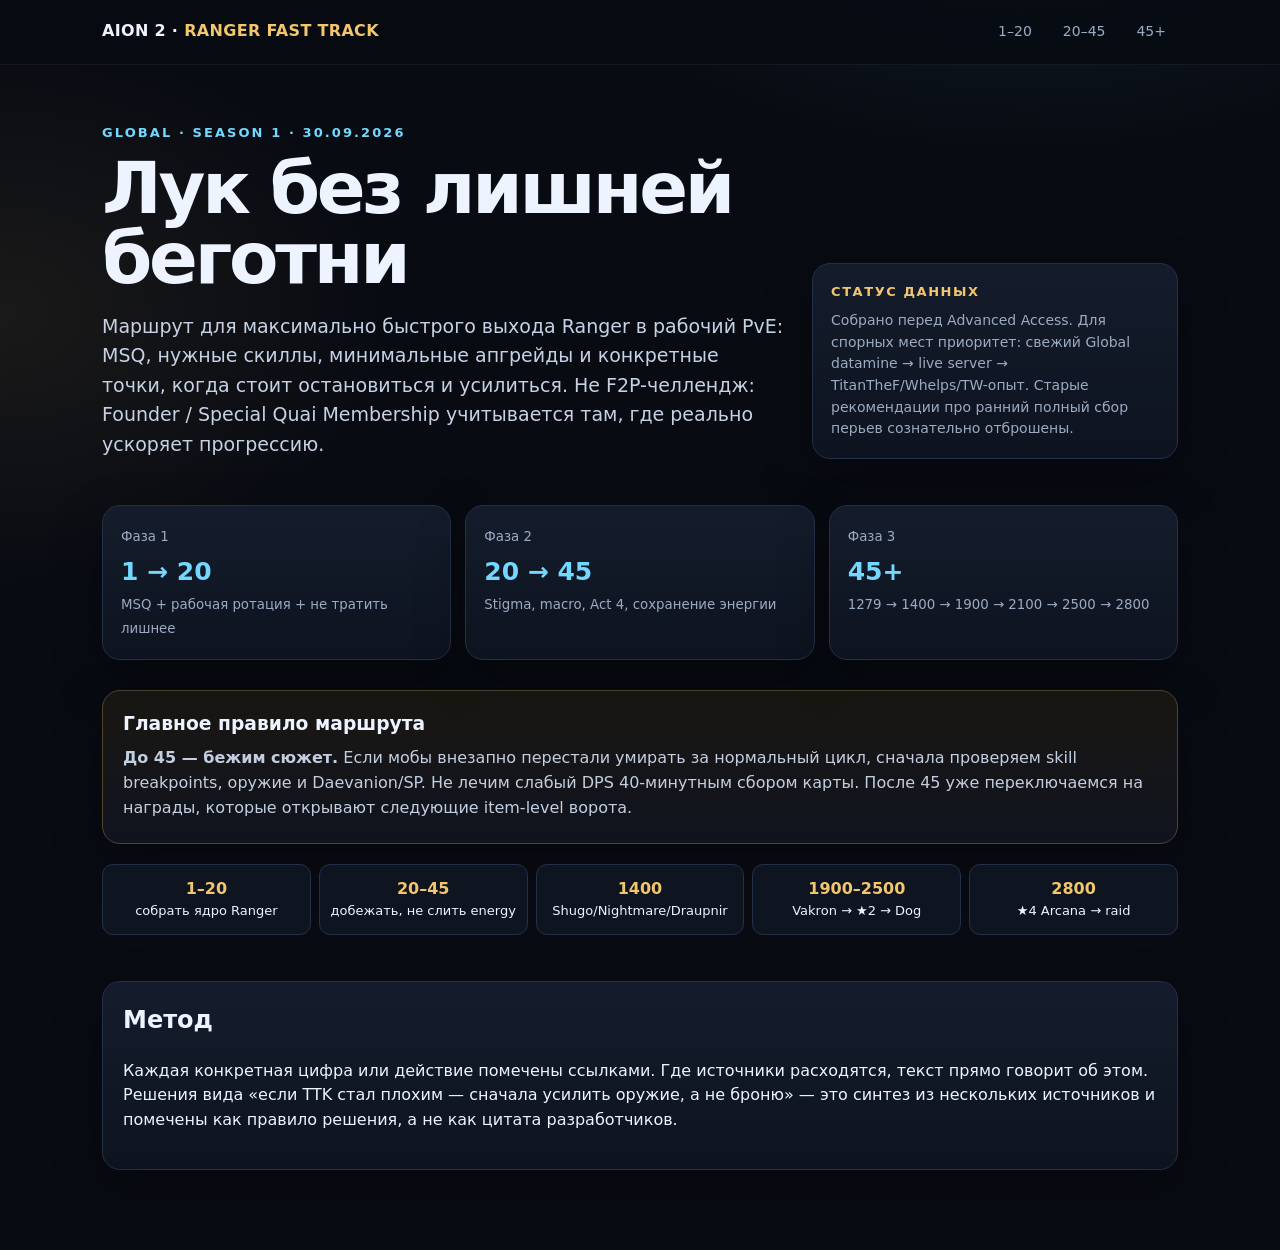
<file: ranger-guide-site/index.html>
<!doctype html><html lang="ru"><head><meta charset="utf-8"><meta name="viewport" content="width=device-width,initial-scale=1"><title>AION 2 Ranger — быстрый старт Global</title><link rel="stylesheet" href="styles.css"></head>
<body data-page="home"><div class="topbar"><div class="topbar-inner"><div class="brand">AION 2 · <b>RANGER FAST TRACK</b></div><nav class="nav"><a href="1-20.html">1–20</a><a href="20-45.html">20–45</a><a href="45-plus.html">45+</a></nav></div></div>
<main class="shell">
<section class="hero"><div><div class="eyebrow">Global · Season 1 · 30.09.2026</div><h1>Лук без лишней беготни</h1><p class="lead">Маршрут для максимально быстрого выхода Ranger в рабочий PvE: MSQ, нужные скиллы, минимальные апгрейды и конкретные точки, когда стоит остановиться и усилиться. Не F2P-челлендж: Founder / Special Quai Membership учитывается там, где реально ускоряет прогрессию.</p></div><aside class="status-card"><strong>Статус данных</strong><p>Собрано перед Advanced Access. Для спорных мест приоритет: свежий Global datamine → live server → TitanTheF/Whelps/TW-опыт. Старые рекомендации про ранний полный сбор перьев сознательно отброшены.</p></aside></section>
<div class="summary-grid"><div class="summary-card"><small>Фаза 1</small><b><a href="1-20.html">1 → 20</a></b><small>MSQ + рабочая ротация + не тратить лишнее</small></div><div class="summary-card"><small>Фаза 2</small><b><a href="20-45.html">20 → 45</a></b><small>Stigma, macro, Act 4, сохранение энергии</small></div><div class="summary-card"><small>Фаза 3</small><b><a href="45-plus.html">45+</a></b><small>1279 → 1400 → 1900 → 2100 → 2500 → 2800</small></div></div>
<div class="callout gold"><h3>Главное правило маршрута</h3><p><b>До 45 — бежим сюжет.</b> Если мобы внезапно перестали умирать за нормальный цикл, сначала проверяем skill breakpoints, оружие и Daevanion/SP. Не лечим слабый DPS 40-минутным сбором карты. После 45 уже переключаемся на награды, которые открывают следующие item-level ворота.</p></div>
<div class="route"><div><b>1–20</b>собрать ядро Ranger</div><div><b>20–45</b>добежать, не слить energy</div><div><b>1400</b>Shugo/Nightmare/Draupnir</div><div><b>1900–2500</b>Vakron → ★2 → Dog</div><div><b>2800</b>★4 Arcana → raid</div></div>
<section class="source-box"><h2>Метод</h2><p>Каждая конкретная цифра или действие помечены ссылками. Где источники расходятся, текст прямо говорит об этом. Решения вида «если TTK стал плохим — сначала усилить оружие, а не броню» — это синтез из нескольких источников и помечены как правило решения, а не как цитата разработчиков.</p></section>
</main><script src="app.js"></script></body></html>
</file>
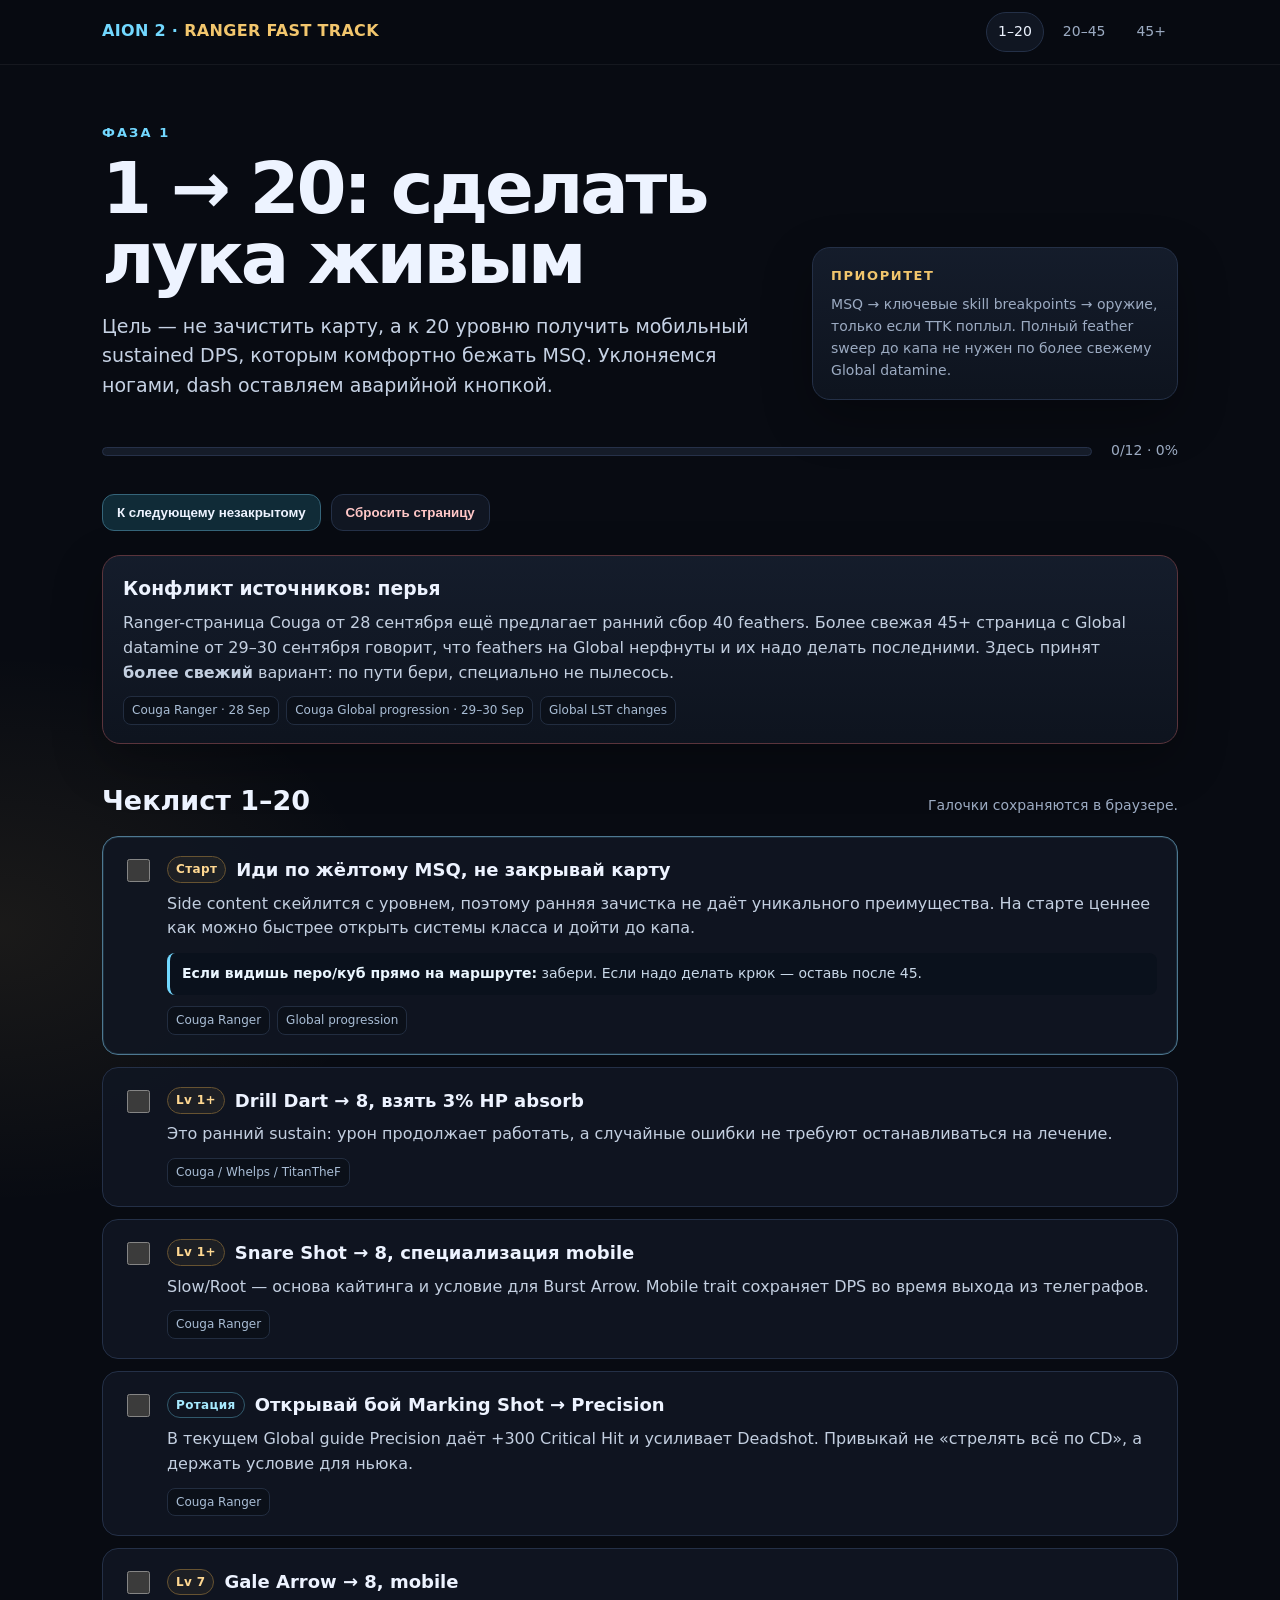
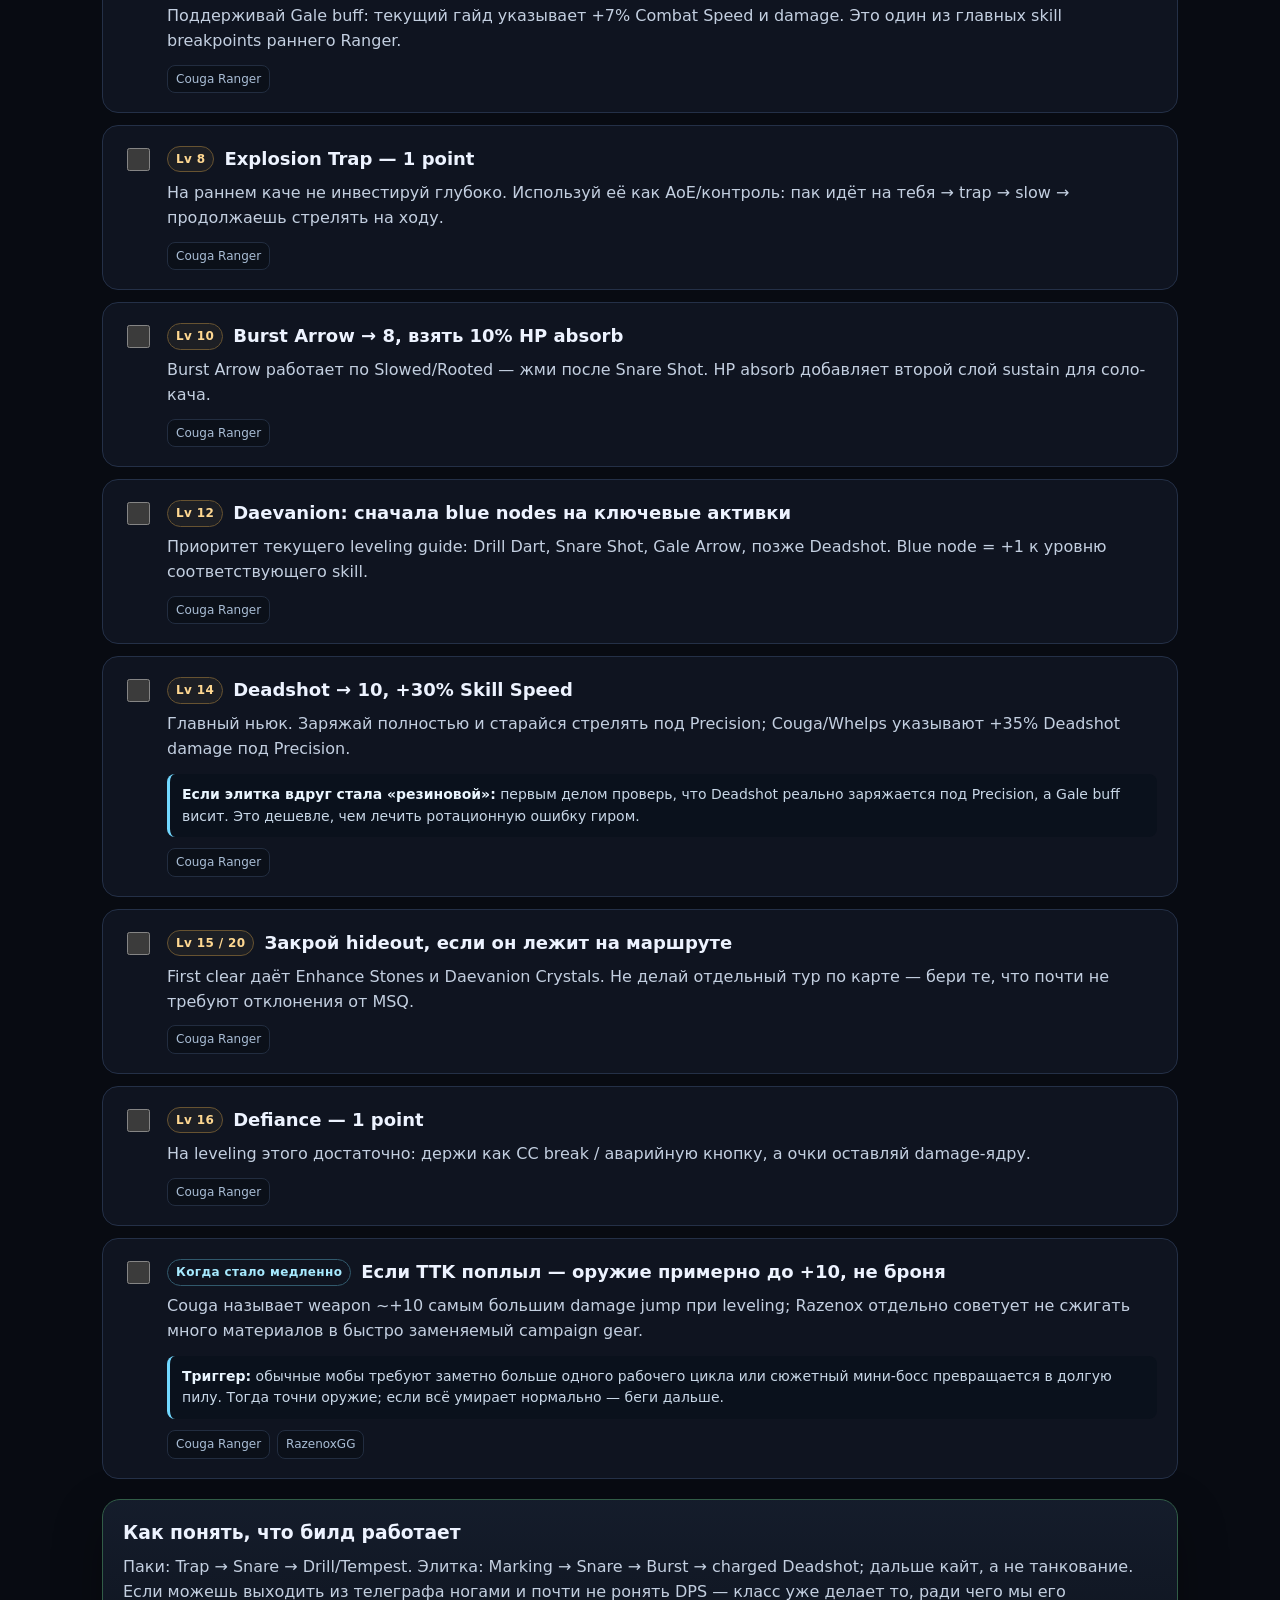
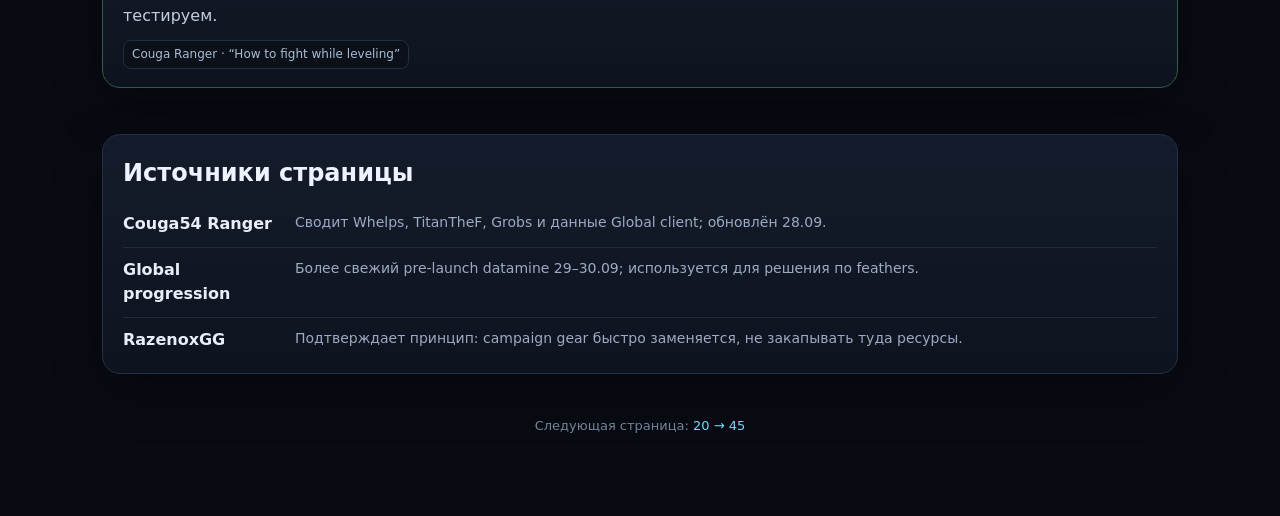
<file: ranger-guide-site/1-20.html>
<!doctype html><html lang="ru"><head><meta charset="utf-8"><meta name="viewport" content="width=device-width,initial-scale=1"><title>Ranger 1–20 — AION 2 Global</title><link rel="stylesheet" href="styles.css"></head>
<body data-page="1-20"><div class="topbar"><div class="topbar-inner"><div class="brand"><a href="index.html">AION 2 · <b>RANGER FAST TRACK</b></a></div><nav class="nav"><a class="active" href="1-20.html">1–20</a><a href="20-45.html">20–45</a><a href="45-plus.html">45+</a></nav></div></div>
<main class="shell"><section class="hero"><div><div class="eyebrow">Фаза 1</div><h1>1 → 20: сделать лука живым</h1><p class="lead">Цель — не зачистить карту, а к 20 уровню получить мобильный sustained DPS, которым комфортно бежать MSQ. Уклоняемся ногами, dash оставляем аварийной кнопкой.</p></div><aside class="status-card"><strong>Приоритет</strong><p>MSQ → ключевые skill breakpoints → оружие, только если TTK поплыл. Полный feather sweep до капа не нужен по более свежему Global datamine.</p></aside></section>
<div class="progress-wrap"><div class="progress"><span data-progress-bar></span></div><div class="progress-label" data-progress-label></div></div><div class="toolbar"><button class="btn primary" data-next>К следующему незакрытому</button><button class="btn danger" data-reset>Сбросить страницу</button></div>
<div class="callout red"><h3>Конфликт источников: перья</h3><p>Ranger-страница Couga от 28 сентября ещё предлагает ранний сбор 40 feathers. Более свежая 45+ страница с Global datamine от 29–30 сентября говорит, что feathers на Global нерфнуты и их надо делать последними. Здесь принят <b>более свежий</b> вариант: по пути бери, специально не пылесось.</p><div class="sources"><a class="src" href="https://couga54.github.io/aion2-guides/en/ranger/" target="_blank" rel="noopener noreferrer">Couga Ranger · 28 Sep</a><a class="src" href="https://couga54.github.io/aion2-guides/en/progression/" target="_blank" rel="noopener noreferrer">Couga Global progression · 29–30 Sep</a><a class="src" href="https://note.com/jkun_web/n/nd9a113e17735?hl=en" target="_blank" rel="noopener noreferrer">Global LST changes</a></div></div>
<div class="section-title"><h2>Чеклист 1–20</h2><p>Галочки сохраняются в браузере.</p></div>
<div class="task-list">
<article class="task"><input class="check" type="checkbox" data-task="msq-only"><div><div class="task-head"><span class="tag level">Старт</span><h3>Иди по жёлтому MSQ, не закрывай карту</h3></div><p>Side content скейлится с уровнем, поэтому ранняя зачистка не даёт уникального преимущества. На старте ценнее как можно быстрее открыть системы класса и дойти до капа.</p><div class="decision"><b>Если видишь перо/куб прямо на маршруте:</b> забери. Если надо делать крюк — оставь после 45.</div><div class="sources"><a class="src" href="https://couga54.github.io/aion2-guides/en/ranger/" target="_blank" rel="noopener noreferrer">Couga Ranger</a><a class="src" href="https://couga54.github.io/aion2-guides/en/progression/" target="_blank" rel="noopener noreferrer">Global progression</a></div></div></article>
<article class="task"><input class="check" type="checkbox" data-task="drill-8"><div><div class="task-head"><span class="tag level">Lv 1+</span><h3>Drill Dart → 8, взять 3% HP absorb</h3></div><p>Это ранний sustain: урон продолжает работать, а случайные ошибки не требуют останавливаться на лечение.</p><div class="sources"><a class="src" href="https://couga54.github.io/aion2-guides/en/ranger/" target="_blank" rel="noopener noreferrer">Couga / Whelps / TitanTheF</a></div></div></article>
<article class="task"><input class="check" type="checkbox" data-task="snare-8"><div><div class="task-head"><span class="tag level">Lv 1+</span><h3>Snare Shot → 8, специализация mobile</h3></div><p>Slow/Root — основа кайтинга и условие для Burst Arrow. Mobile trait сохраняет DPS во время выхода из телеграфов.</p><div class="sources"><a class="src" href="https://couga54.github.io/aion2-guides/en/ranger/" target="_blank" rel="noopener noreferrer">Couga Ranger</a></div></div></article>
<article class="task"><input class="check" type="checkbox" data-task="marking"><div><div class="task-head"><span class="tag power">Ротация</span><h3>Открывай бой Marking Shot → Precision</h3></div><p>В текущем Global guide Precision даёт +300 Critical Hit и усиливает Deadshot. Привыкай не «стрелять всё по CD», а держать условие для ньюка.</p><div class="sources"><a class="src" href="https://couga54.github.io/aion2-guides/en/ranger/" target="_blank" rel="noopener noreferrer">Couga Ranger</a></div></div></article>
<article class="task"><input class="check" type="checkbox" data-task="gale-8"><div><div class="task-head"><span class="tag level">Lv 7</span><h3>Gale Arrow → 8, mobile</h3></div><p>Поддерживай Gale buff: текущий гайд указывает +7% Combat Speed и damage. Это один из главных skill breakpoints раннего Ranger.</p><div class="sources"><a class="src" href="https://couga54.github.io/aion2-guides/en/ranger/" target="_blank" rel="noopener noreferrer">Couga Ranger</a></div></div></article>
<article class="task"><input class="check" type="checkbox" data-task="trap-one"><div><div class="task-head"><span class="tag level">Lv 8</span><h3>Explosion Trap — 1 point</h3></div><p>На раннем качe не инвестируй глубоко. Используй её как AoE/контроль: пак идёт на тебя → trap → slow → продолжаешь стрелять на ходу.</p><div class="sources"><a class="src" href="https://couga54.github.io/aion2-guides/en/ranger/" target="_blank" rel="noopener noreferrer">Couga Ranger</a></div></div></article>
<article class="task"><input class="check" type="checkbox" data-task="burst-8"><div><div class="task-head"><span class="tag level">Lv 10</span><h3>Burst Arrow → 8, взять 10% HP absorb</h3></div><p>Burst Arrow работает по Slowed/Rooted — жми после Snare Shot. HP absorb добавляет второй слой sustain для соло-кача.</p><div class="sources"><a class="src" href="https://couga54.github.io/aion2-guides/en/ranger/" target="_blank" rel="noopener noreferrer">Couga Ranger</a></div></div></article>
<article class="task"><input class="check" type="checkbox" data-task="daevanion-12"><div><div class="task-head"><span class="tag level">Lv 12</span><h3>Daevanion: сначала blue nodes на ключевые активки</h3></div><p>Приоритет текущего leveling guide: Drill Dart, Snare Shot, Gale Arrow, позже Deadshot. Blue node = +1 к уровню соответствующего skill.</p><div class="sources"><a class="src" href="https://couga54.github.io/aion2-guides/en/ranger/" target="_blank" rel="noopener noreferrer">Couga Ranger</a></div></div></article>
<article class="task"><input class="check" type="checkbox" data-task="deadshot"><div><div class="task-head"><span class="tag level">Lv 14</span><h3>Deadshot → 10, +30% Skill Speed</h3></div><p>Главный ньюк. Заряжай полностью и старайся стрелять под Precision; Couga/Whelps указывают +35% Deadshot damage под Precision.</p><div class="decision"><b>Если элитка вдруг стала «резиновой»:</b> первым делом проверь, что Deadshot реально заряжается под Precision, а Gale buff висит. Это дешевле, чем лечить ротационную ошибку гиром.</div><div class="sources"><a class="src" href="https://couga54.github.io/aion2-guides/en/ranger/" target="_blank" rel="noopener noreferrer">Couga Ranger</a></div></div></article>
<article class="task"><input class="check" type="checkbox" data-task="hideouts"><div><div class="task-head"><span class="tag level">Lv 15 / 20</span><h3>Закрой hideout, если он лежит на маршруте</h3></div><p>First clear даёт Enhance Stones и Daevanion Crystals. Не делай отдельный тур по карте — бери те, что почти не требуют отклонения от MSQ.</p><div class="sources"><a class="src" href="https://couga54.github.io/aion2-guides/en/ranger/" target="_blank" rel="noopener noreferrer">Couga Ranger</a></div></div></article>
<article class="task"><input class="check" type="checkbox" data-task="defiance"><div><div class="task-head"><span class="tag level">Lv 16</span><h3>Defiance — 1 point</h3></div><p>На leveling этого достаточно: держи как CC break / аварийную кнопку, а очки оставляй damage-ядру.</p><div class="sources"><a class="src" href="https://couga54.github.io/aion2-guides/en/ranger/" target="_blank" rel="noopener noreferrer">Couga Ranger</a></div></div></article>
<article class="task"><input class="check" type="checkbox" data-task="weapon-check"><div><div class="task-head"><span class="tag power">Когда стало медленно</span><h3>Если TTK поплыл — оружие примерно до +10, не броня</h3></div><p>Couga называет weapon ~+10 самым большим damage jump при leveling; Razenox отдельно советует не сжигать много материалов в быстро заменяемый campaign gear.</p><div class="decision"><b>Триггер:</b> обычные мобы требуют заметно больше одного рабочего цикла или сюжетный мини-босс превращается в долгую пилу. Тогда точни оружие; если всё умирает нормально — беги дальше.</div><div class="sources"><a class="src" href="https://couga54.github.io/aion2-guides/en/ranger/" target="_blank" rel="noopener noreferrer">Couga Ranger</a><a class="src" href="https://www.youtube.com/watch?v=N8MqZqDnrcc" target="_blank" rel="noopener noreferrer">RazenoxGG</a></div></div></article>
</div>
<div class="callout green"><h3>Как понять, что билд работает</h3><p>Паки: Trap → Snare → Drill/Tempest. Элитка: Marking → Snare → Burst → charged Deadshot; дальше кайт, а не танкование. Если можешь выходить из телеграфа ногами и почти не ронять DPS — класс уже делает то, ради чего мы его тестируем.</p><div class="sources"><a class="src" href="https://couga54.github.io/aion2-guides/en/ranger/" target="_blank" rel="noopener noreferrer">Couga Ranger · “How to fight while leveling”</a></div></div>
<section class="source-box"><h2>Источники страницы</h2><div class="source-list"><div class="source-row"><b>Couga54 Ranger</b><span>Сводит Whelps, TitanTheF, Grobs и данные Global client; обновлён 28.09.</span></div><div class="source-row"><b>Global progression</b><span>Более свежий pre-launch datamine 29–30.09; используется для решения по feathers.</span></div><div class="source-row"><b>RazenoxGG</b><span>Подтверждает принцип: campaign gear быстро заменяется, не закапывать туда ресурсы.</span></div></div></section>
<div class="footer">Следующая страница: <a href="20-45.html">20 → 45</a></div></main><script src="app.js"></script></body></html>
</file>
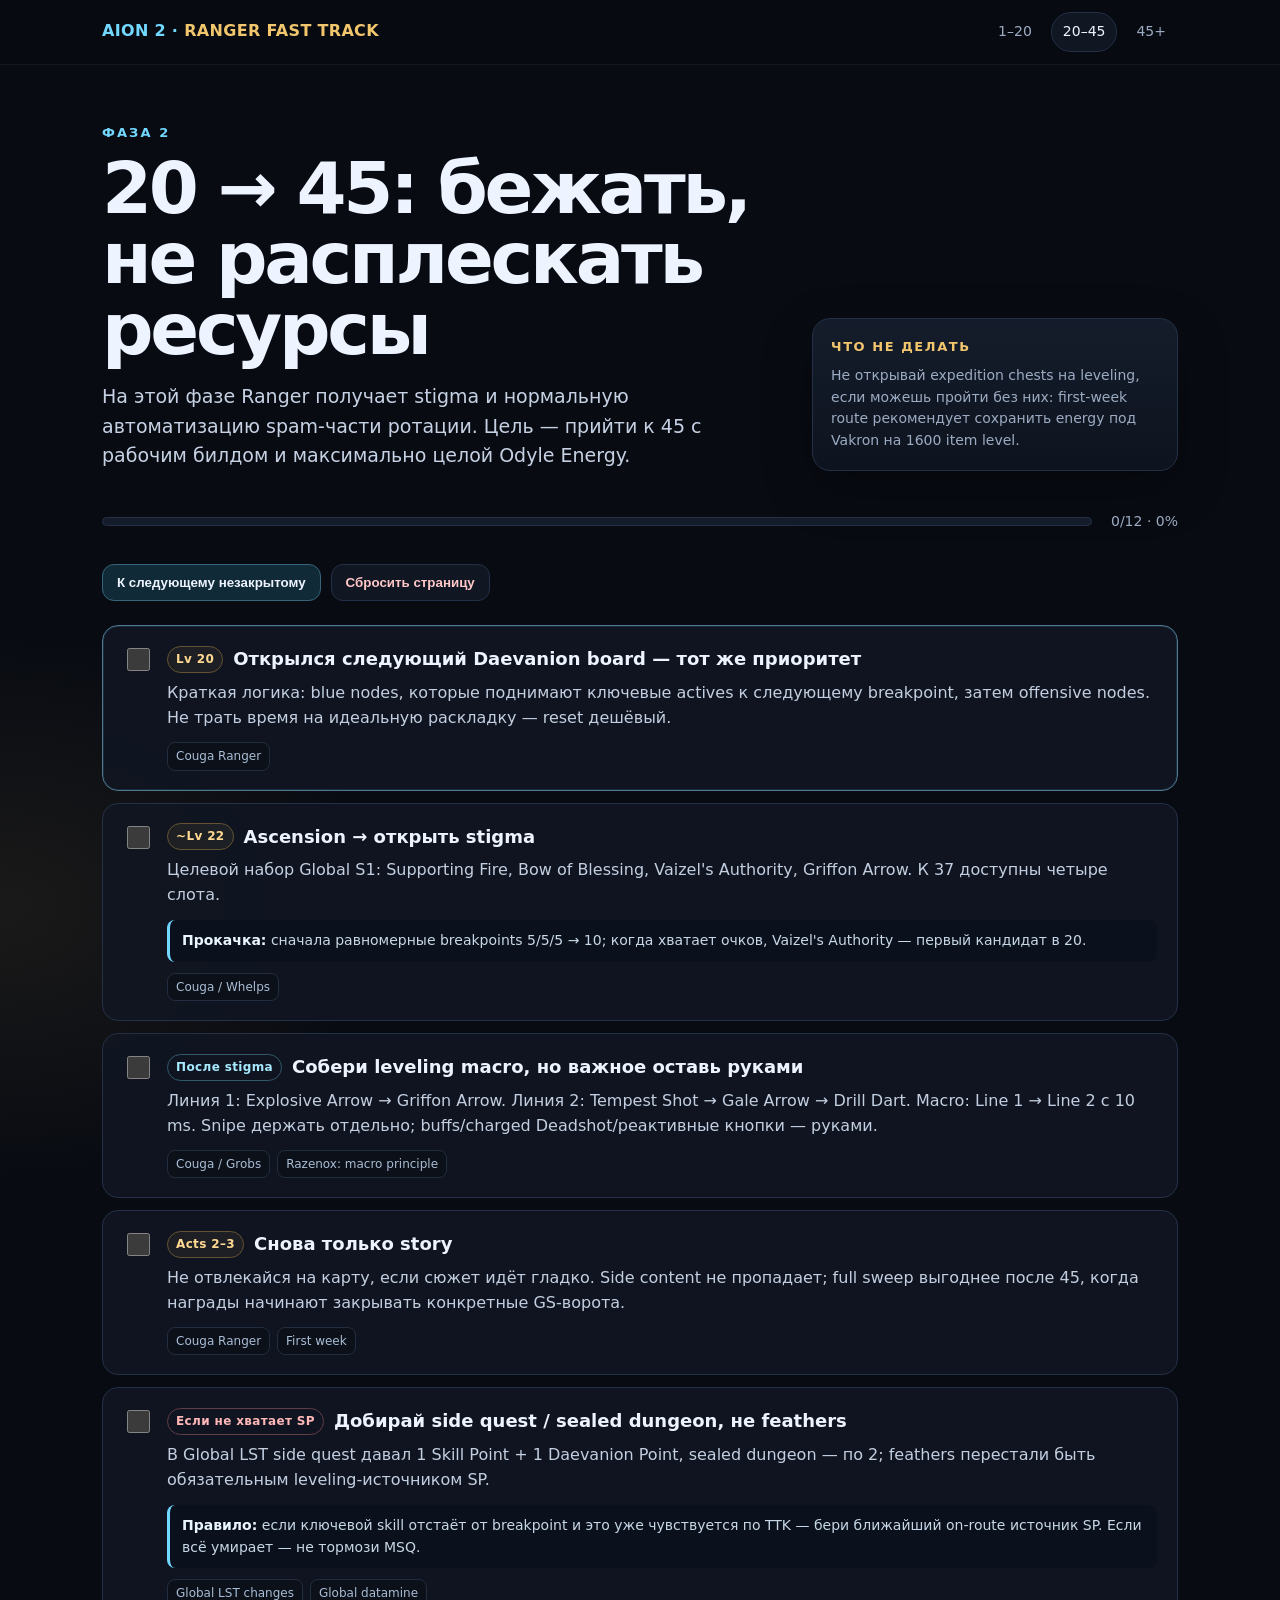
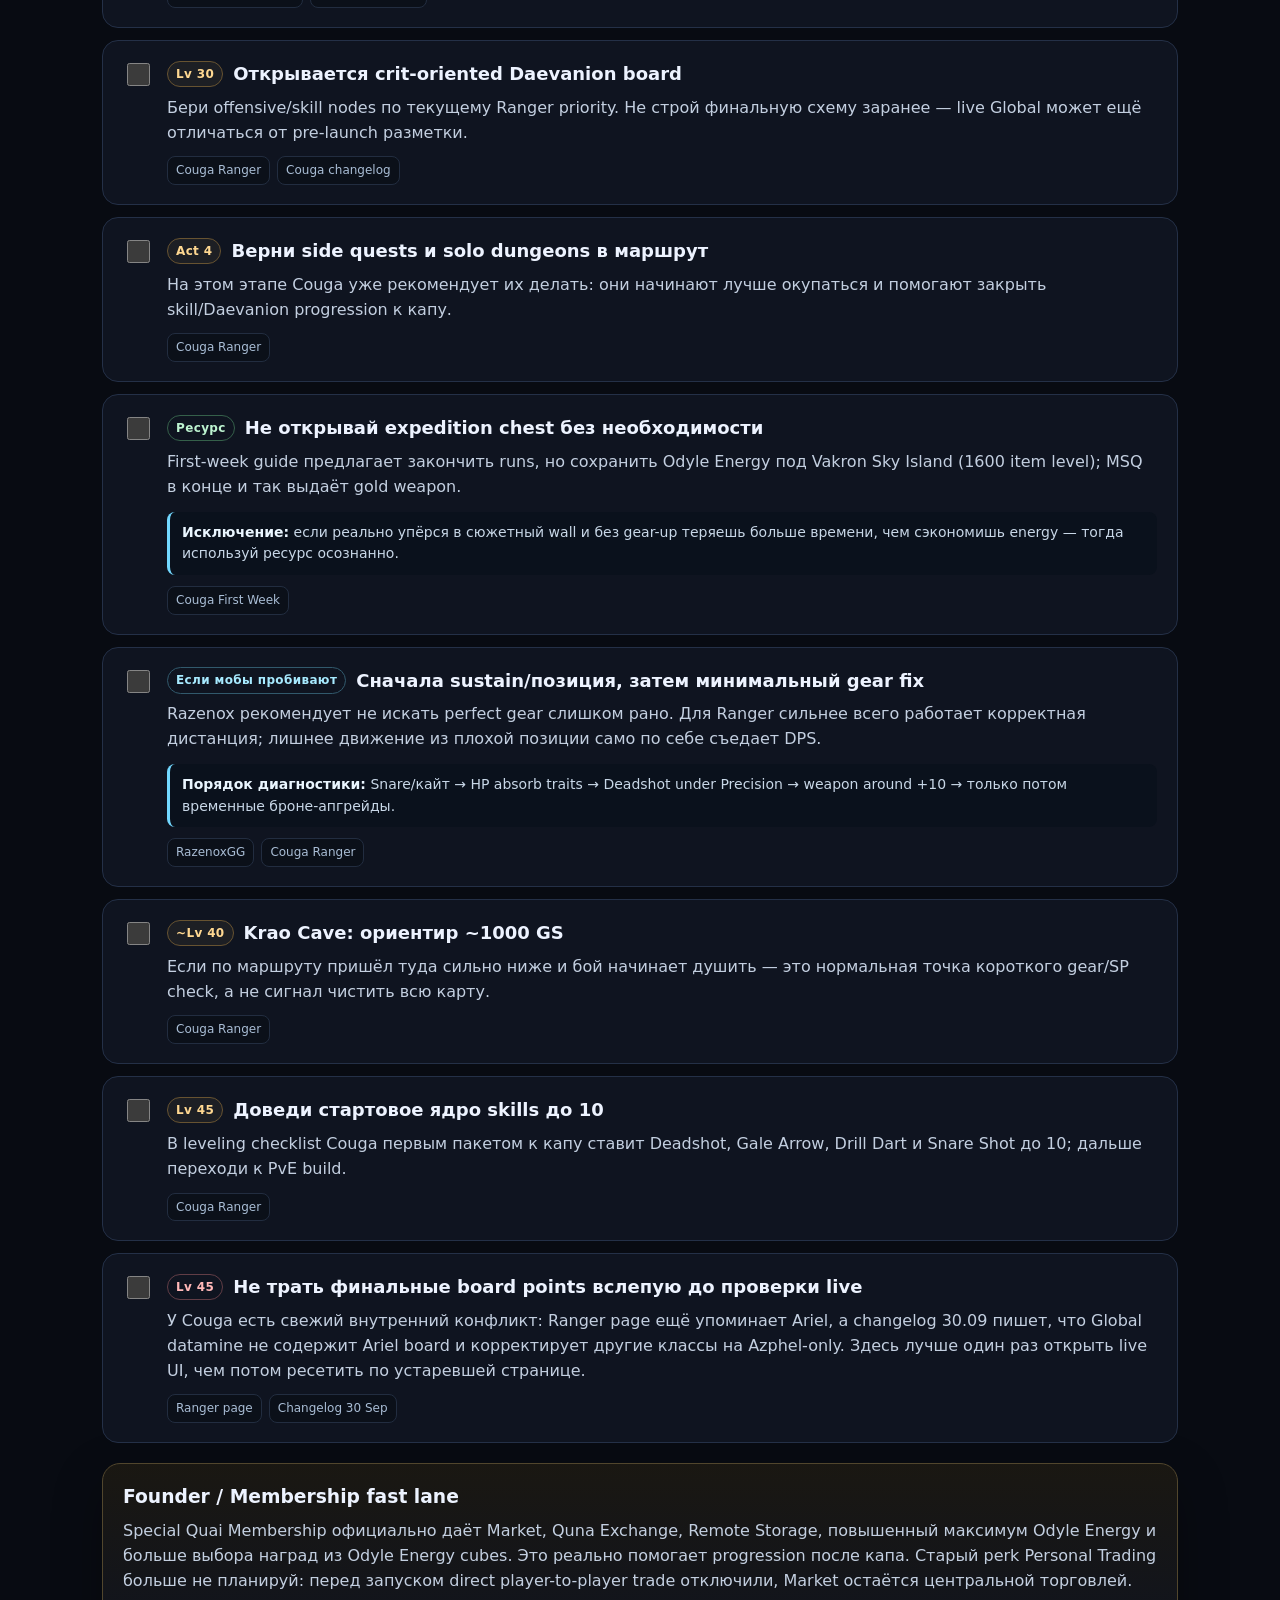
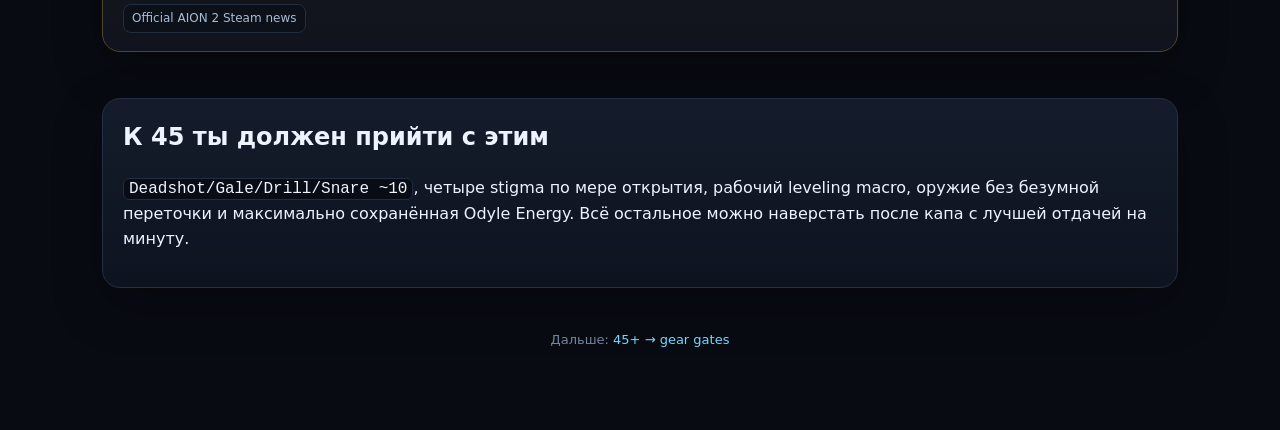
<file: ranger-guide-site/20-45.html>
<!doctype html><html lang="ru"><head><meta charset="utf-8"><meta name="viewport" content="width=device-width,initial-scale=1"><title>Ranger 20–45 — AION 2 Global</title><link rel="stylesheet" href="styles.css"></head>
<body data-page="20-45"><div class="topbar"><div class="topbar-inner"><div class="brand"><a href="index.html">AION 2 · <b>RANGER FAST TRACK</b></a></div><nav class="nav"><a href="1-20.html">1–20</a><a class="active" href="20-45.html">20–45</a><a href="45-plus.html">45+</a></nav></div></div>
<main class="shell"><section class="hero"><div><div class="eyebrow">Фаза 2</div><h1>20 → 45: бежать, не расплескать ресурсы</h1><p class="lead">На этой фазе Ranger получает stigma и нормальную автоматизацию spam-части ротации. Цель — прийти к 45 с рабочим билдом и максимально целой Odyle Energy.</p></div><aside class="status-card"><strong>Что не делать</strong><p>Не открывай expedition chests на leveling, если можешь пройти без них: first-week route рекомендует сохранить energy под Vakron на 1600 item level.</p></aside></section>
<div class="progress-wrap"><div class="progress"><span data-progress-bar></span></div><div class="progress-label" data-progress-label></div></div><div class="toolbar"><button class="btn primary" data-next>К следующему незакрытому</button><button class="btn danger" data-reset>Сбросить страницу</button></div>
<div class="task-list">
<article class="task"><input class="check" type="checkbox" data-task="zikel"><div><div class="task-head"><span class="tag level">Lv 20</span><h3>Открылся следующий Daevanion board — тот же приоритет</h3></div><p>Краткая логика: blue nodes, которые поднимают ключевые actives к следующему breakpoint, затем offensive nodes. Не трать время на идеальную раскладку — reset дешёвый.</p><div class="sources"><a class="src" href="https://couga54.github.io/aion2-guides/en/ranger/" target="_blank" rel="noopener noreferrer">Couga Ranger</a></div></div></article>
<article class="task"><input class="check" type="checkbox" data-task="ascension"><div><div class="task-head"><span class="tag level">~Lv 22</span><h3>Ascension → открыть stigma</h3></div><p>Целевой набор Global S1: Supporting Fire, Bow of Blessing, Vaizel's Authority, Griffon Arrow. К 37 доступны четыре слота.</p><div class="decision"><b>Прокачка:</b> сначала равномерные breakpoints 5/5/5 → 10; когда хватает очков, Vaizel's Authority — первый кандидат в 20.</div><div class="sources"><a class="src" href="https://couga54.github.io/aion2-guides/en/ranger/" target="_blank" rel="noopener noreferrer">Couga / Whelps</a></div></div></article>
<article class="task"><input class="check" type="checkbox" data-task="macro"><div><div class="task-head"><span class="tag power">После stigma</span><h3>Собери leveling macro, но важное оставь руками</h3></div><p>Линия 1: Explosive Arrow → Griffon Arrow. Линия 2: Tempest Shot → Gale Arrow → Drill Dart. Macro: Line 1 → Line 2 с 10 ms. Snipe держать отдельно; buffs/charged Deadshot/реактивные кнопки — руками.</p><div class="sources"><a class="src" href="https://couga54.github.io/aion2-guides/en/ranger/" target="_blank" rel="noopener noreferrer">Couga / Grobs</a><a class="src" href="https://www.youtube.com/watch?v=N8MqZqDnrcc" target="_blank" rel="noopener noreferrer">Razenox: macro principle</a></div></div></article>
<article class="task"><input class="check" type="checkbox" data-task="acts23"><div><div class="task-head"><span class="tag level">Acts 2–3</span><h3>Снова только story</h3></div><p>Не отвлекайся на карту, если сюжет идёт гладко. Side content не пропадает; full sweep выгоднее после 45, когда награды начинают закрывать конкретные GS-ворота.</p><div class="sources"><a class="src" href="https://couga54.github.io/aion2-guides/en/ranger/" target="_blank" rel="noopener noreferrer">Couga Ranger</a><a class="src" href="https://couga54.github.io/aion2-guides/en/week-1/" target="_blank" rel="noopener noreferrer">First week</a></div></div></article>
<article class="task"><input class="check" type="checkbox" data-task="skill-point-wall"><div><div class="task-head"><span class="tag warn">Если не хватает SP</span><h3>Добирай side quest / sealed dungeon, не feathers</h3></div><p>В Global LST side quest давал 1 Skill Point + 1 Daevanion Point, sealed dungeon — по 2; feathers перестали быть обязательным leveling-источником SP.</p><div class="decision"><b>Правило:</b> если ключевой skill отстаёт от breakpoint и это уже чувствуется по TTK — бери ближайший on-route источник SP. Если всё умирает — не тормози MSQ.</div><div class="sources"><a class="src" href="https://note.com/jkun_web/n/nd9a113e17735?hl=en" target="_blank" rel="noopener noreferrer">Global LST changes</a><a class="src" href="https://couga54.github.io/aion2-guides/en/progression/" target="_blank" rel="noopener noreferrer">Global datamine</a></div></div></article>
<article class="task"><input class="check" type="checkbox" data-task="level30"><div><div class="task-head"><span class="tag level">Lv 30</span><h3>Открывается crit-oriented Daevanion board</h3></div><p>Бери offensive/skill nodes по текущему Ranger priority. Не строй финальную схему заранее — live Global может ещё отличаться от pre-launch разметки.</p><div class="sources"><a class="src" href="https://couga54.github.io/aion2-guides/en/ranger/" target="_blank" rel="noopener noreferrer">Couga Ranger</a><a class="src" href="https://couga54.github.io/aion2-guides/en/changelog/" target="_blank" rel="noopener noreferrer">Couga changelog</a></div></div></article>
<article class="task"><input class="check" type="checkbox" data-task="act4"><div><div class="task-head"><span class="tag level">Act 4</span><h3>Верни side quests и solo dungeons в маршрут</h3></div><p>На этом этапе Couga уже рекомендует их делать: они начинают лучше окупаться и помогают закрыть skill/Daevanion progression к капу.</p><div class="sources"><a class="src" href="https://couga54.github.io/aion2-guides/en/ranger/" target="_blank" rel="noopener noreferrer">Couga Ranger</a></div></div></article>
<article class="task"><input class="check" type="checkbox" data-task="save-energy"><div><div class="task-head"><span class="tag pay">Ресурс</span><h3>Не открывай expedition chest без необходимости</h3></div><p>First-week guide предлагает закончить runs, но сохранить Odyle Energy под Vakron Sky Island (1600 item level); MSQ в конце и так выдаёт gold weapon.</p><div class="decision"><b>Исключение:</b> если реально упёрся в сюжетный wall и без gear-up теряешь больше времени, чем сэкономишь energy — тогда используй ресурс осознанно.</div><div class="sources"><a class="src" href="https://couga54.github.io/aion2-guides/en/week-1/" target="_blank" rel="noopener noreferrer">Couga First Week</a></div></div></article>
<article class="task"><input class="check" type="checkbox" data-task="gear-wall"><div><div class="task-head"><span class="tag power">Если мобы пробивают</span><h3>Сначала sustain/позиция, затем минимальный gear fix</h3></div><p>Razenox рекомендует не искать perfect gear слишком рано. Для Ranger сильнее всего работает корректная дистанция; лишнее движение из плохой позиции само по себе съедает DPS.</p><div class="decision"><b>Порядок диагностики:</b> Snare/кайт → HP absorb traits → Deadshot under Precision → weapon around +10 → только потом временные броне-апгрейды.</div><div class="sources"><a class="src" href="https://www.youtube.com/watch?v=N8MqZqDnrcc" target="_blank" rel="noopener noreferrer">RazenoxGG</a><a class="src" href="https://couga54.github.io/aion2-guides/en/ranger/" target="_blank" rel="noopener noreferrer">Couga Ranger</a></div></div></article>
<article class="task"><input class="check" type="checkbox" data-task="level40"><div><div class="task-head"><span class="tag level">~Lv 40</span><h3>Krao Cave: ориентир ~1000 GS</h3></div><p>Если по маршруту пришёл туда сильно ниже и бой начинает душить — это нормальная точка короткого gear/SP check, а не сигнал чистить всю карту.</p><div class="sources"><a class="src" href="https://couga54.github.io/aion2-guides/en/ranger/" target="_blank" rel="noopener noreferrer">Couga Ranger</a></div></div></article>
<article class="task"><input class="check" type="checkbox" data-task="cap-build"><div><div class="task-head"><span class="tag level">Lv 45</span><h3>Доведи стартовое ядро skills до 10</h3></div><p>В leveling checklist Couga первым пакетом к капу ставит Deadshot, Gale Arrow, Drill Dart и Snare Shot до 10; дальше переходи к PvE build.</p><div class="sources"><a class="src" href="https://couga54.github.io/aion2-guides/en/ranger/" target="_blank" rel="noopener noreferrer">Couga Ranger</a></div></div></article>
<article class="task"><input class="check" type="checkbox" data-task="board-warning"><div><div class="task-head"><span class="tag warn">Lv 45</span><h3>Не трать финальные board points вслепую до проверки live</h3></div><p>У Couga есть свежий внутренний конфликт: Ranger page ещё упоминает Ariel, а changelog 30.09 пишет, что Global datamine не содержит Ariel board и корректирует другие классы на Azphel-only. Здесь лучше один раз открыть live UI, чем потом ресетить по устаревшей странице.</p><div class="sources"><a class="src" href="https://couga54.github.io/aion2-guides/en/ranger/" target="_blank" rel="noopener noreferrer">Ranger page</a><a class="src" href="https://couga54.github.io/aion2-guides/en/changelog/" target="_blank" rel="noopener noreferrer">Changelog 30 Sep</a></div></div></article>
</div>
<div class="callout gold"><h3>Founder / Membership fast lane</h3><p>Special Quai Membership официально даёт Market, Quna Exchange, Remote Storage, повышенный максимум Odyle Energy и больше выбора наград из Odyle Energy cubes. Это реально помогает progression после капа. Старый perk Personal Trading больше не планируй: перед запуском direct player-to-player trade отключили, Market остаётся центральной торговлей.</p><div class="sources"><a class="src" href="https://steamcommunity.com/app/3393110/allnews/" target="_blank" rel="noopener noreferrer">Official AION 2 Steam news</a></div></div>
<section class="source-box"><h2>К 45 ты должен прийти с этим</h2><p><code>Deadshot/Gale/Drill/Snare ~10</code>, четыре stigma по мере открытия, рабочий leveling macro, оружие без безумной переточки и максимально сохранённая Odyle Energy. Всё остальное можно наверстать после капа с лучшей отдачей на минуту.</p></section>
<div class="footer">Дальше: <a href="45-plus.html">45+ → gear gates</a></div></main><script src="app.js"></script></body></html>
</file>
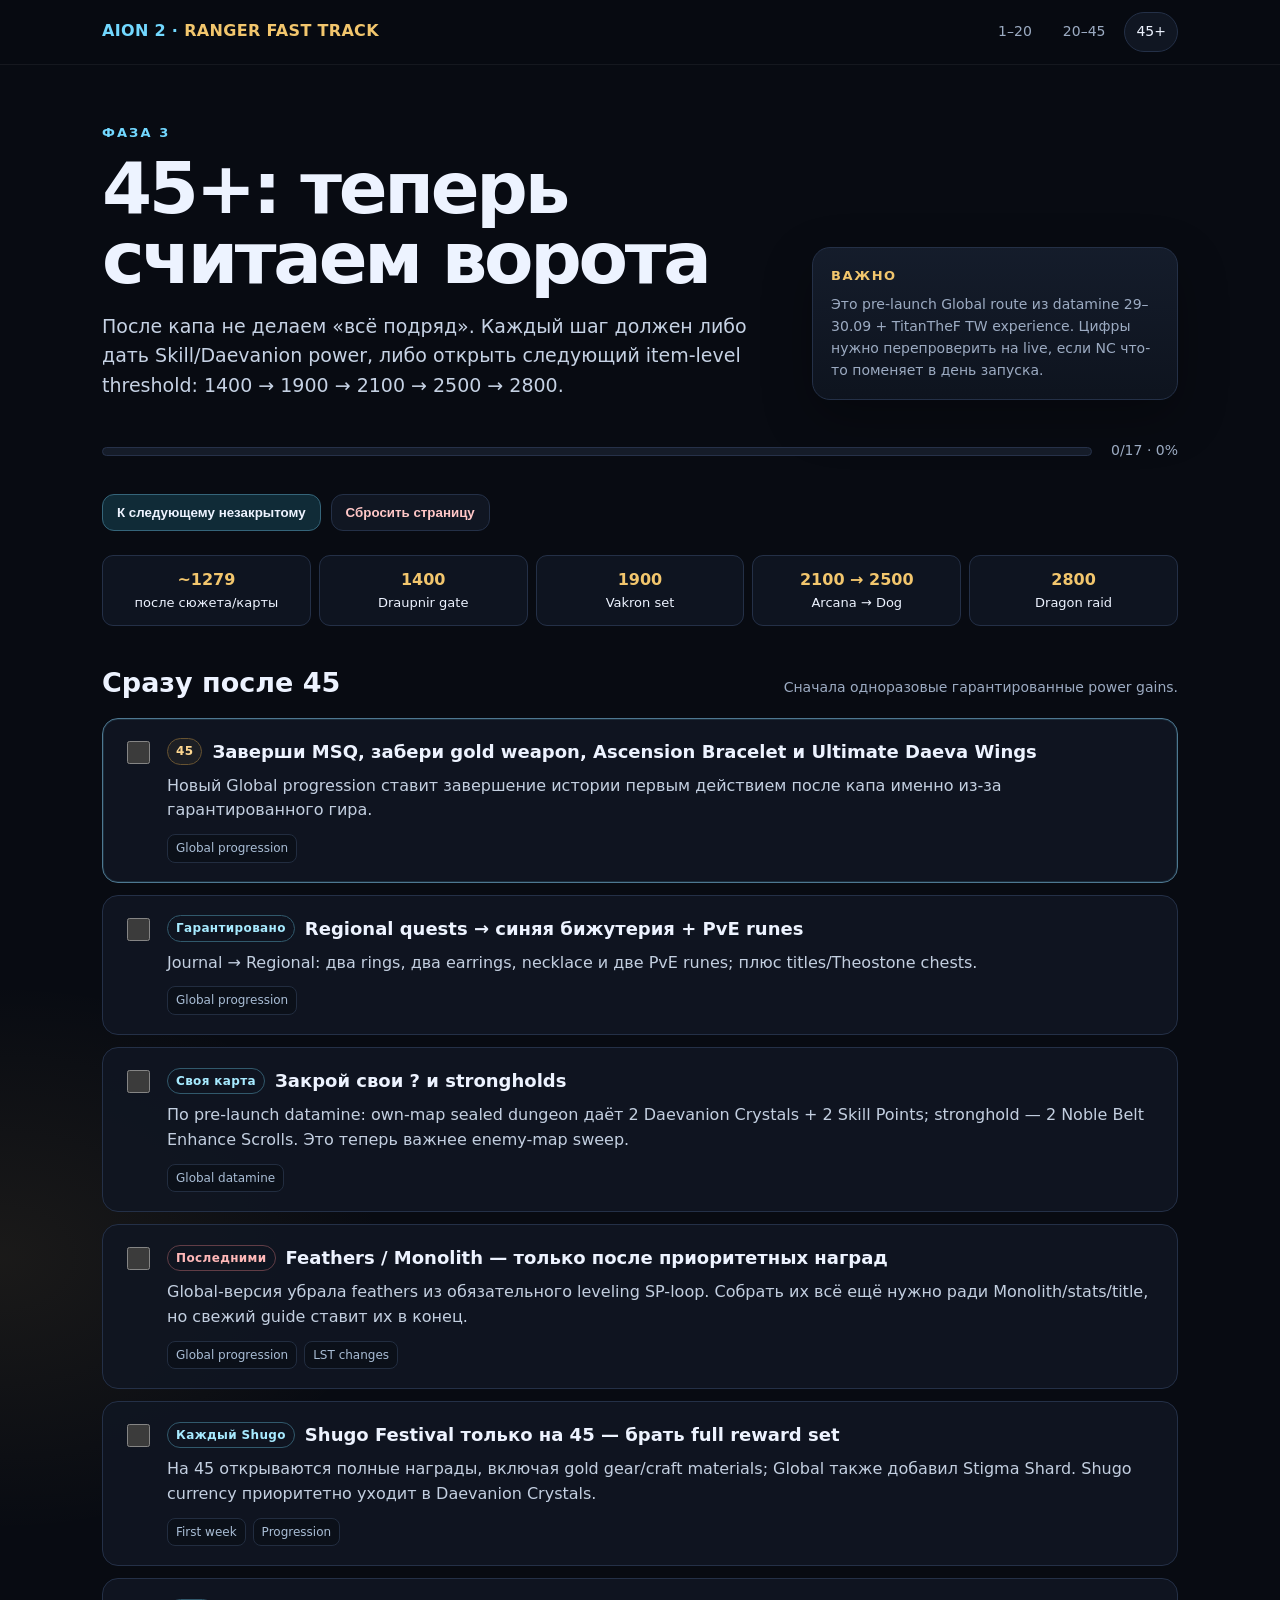
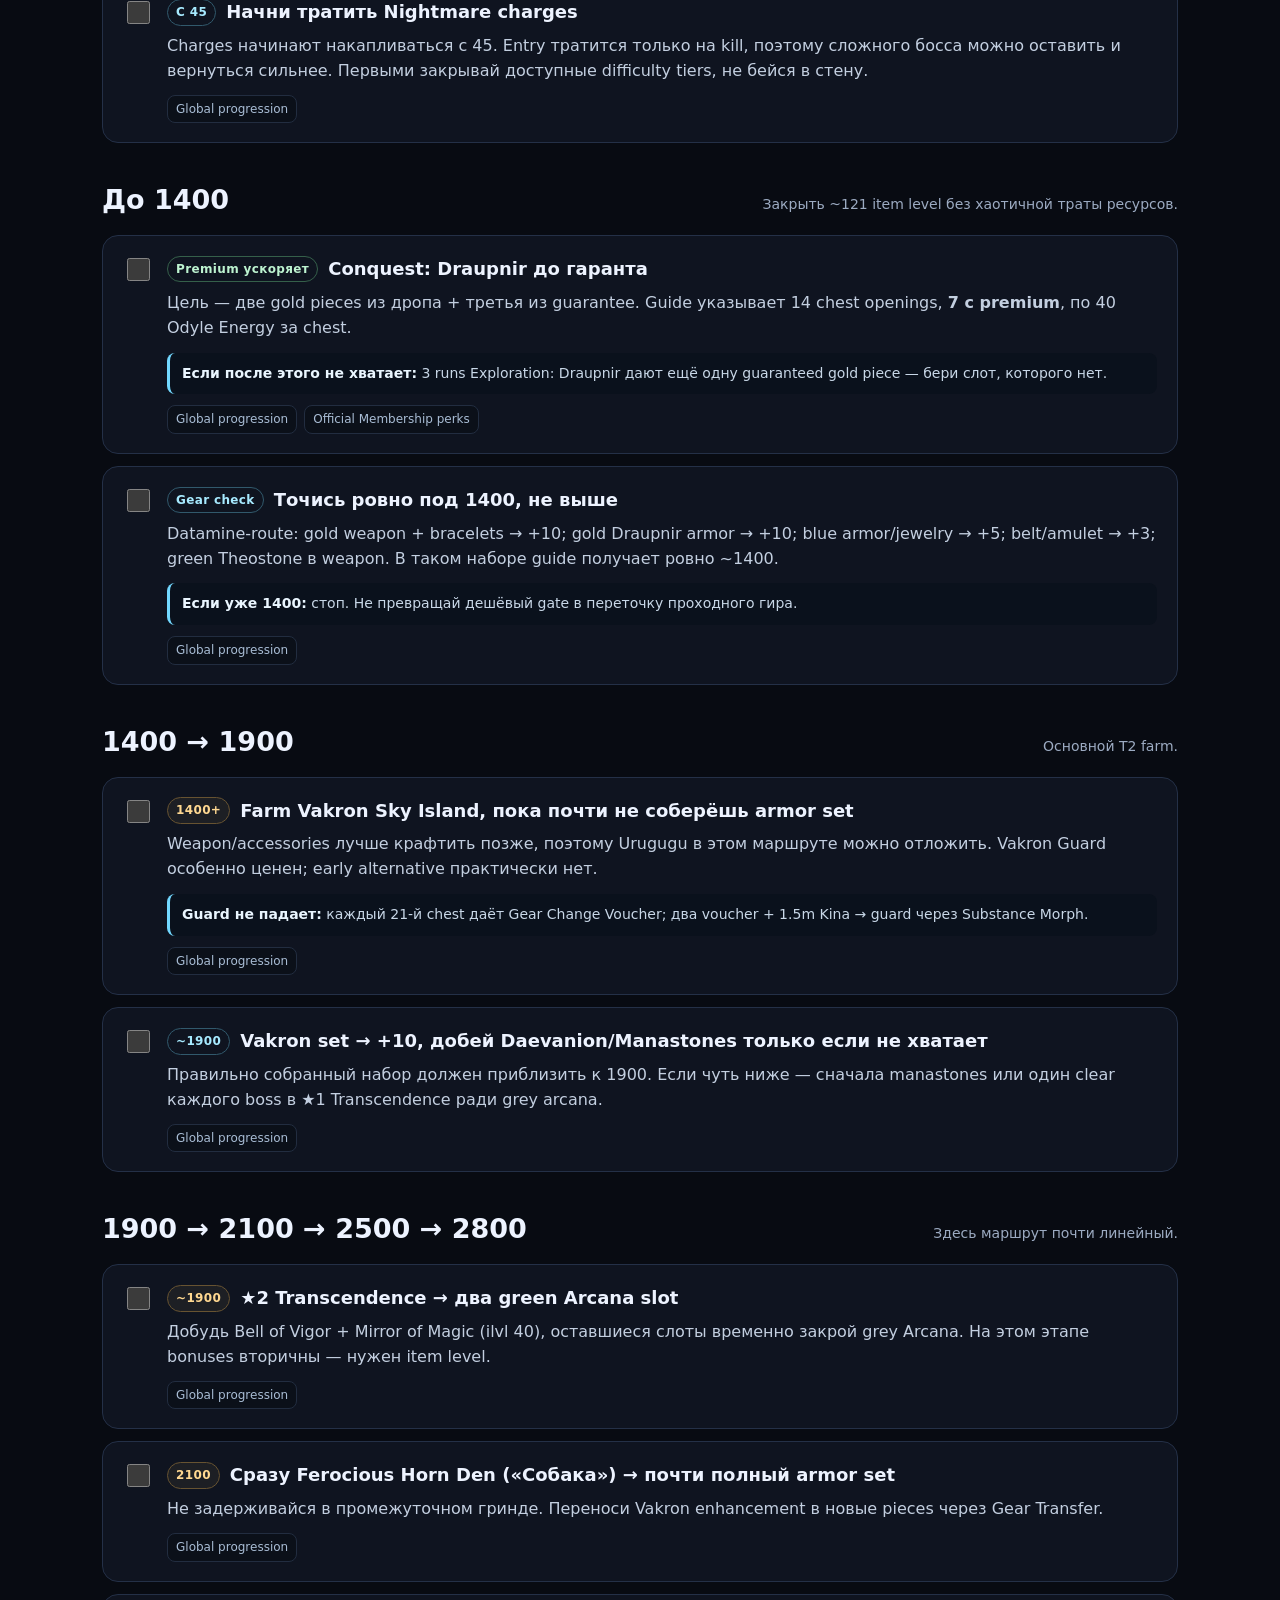
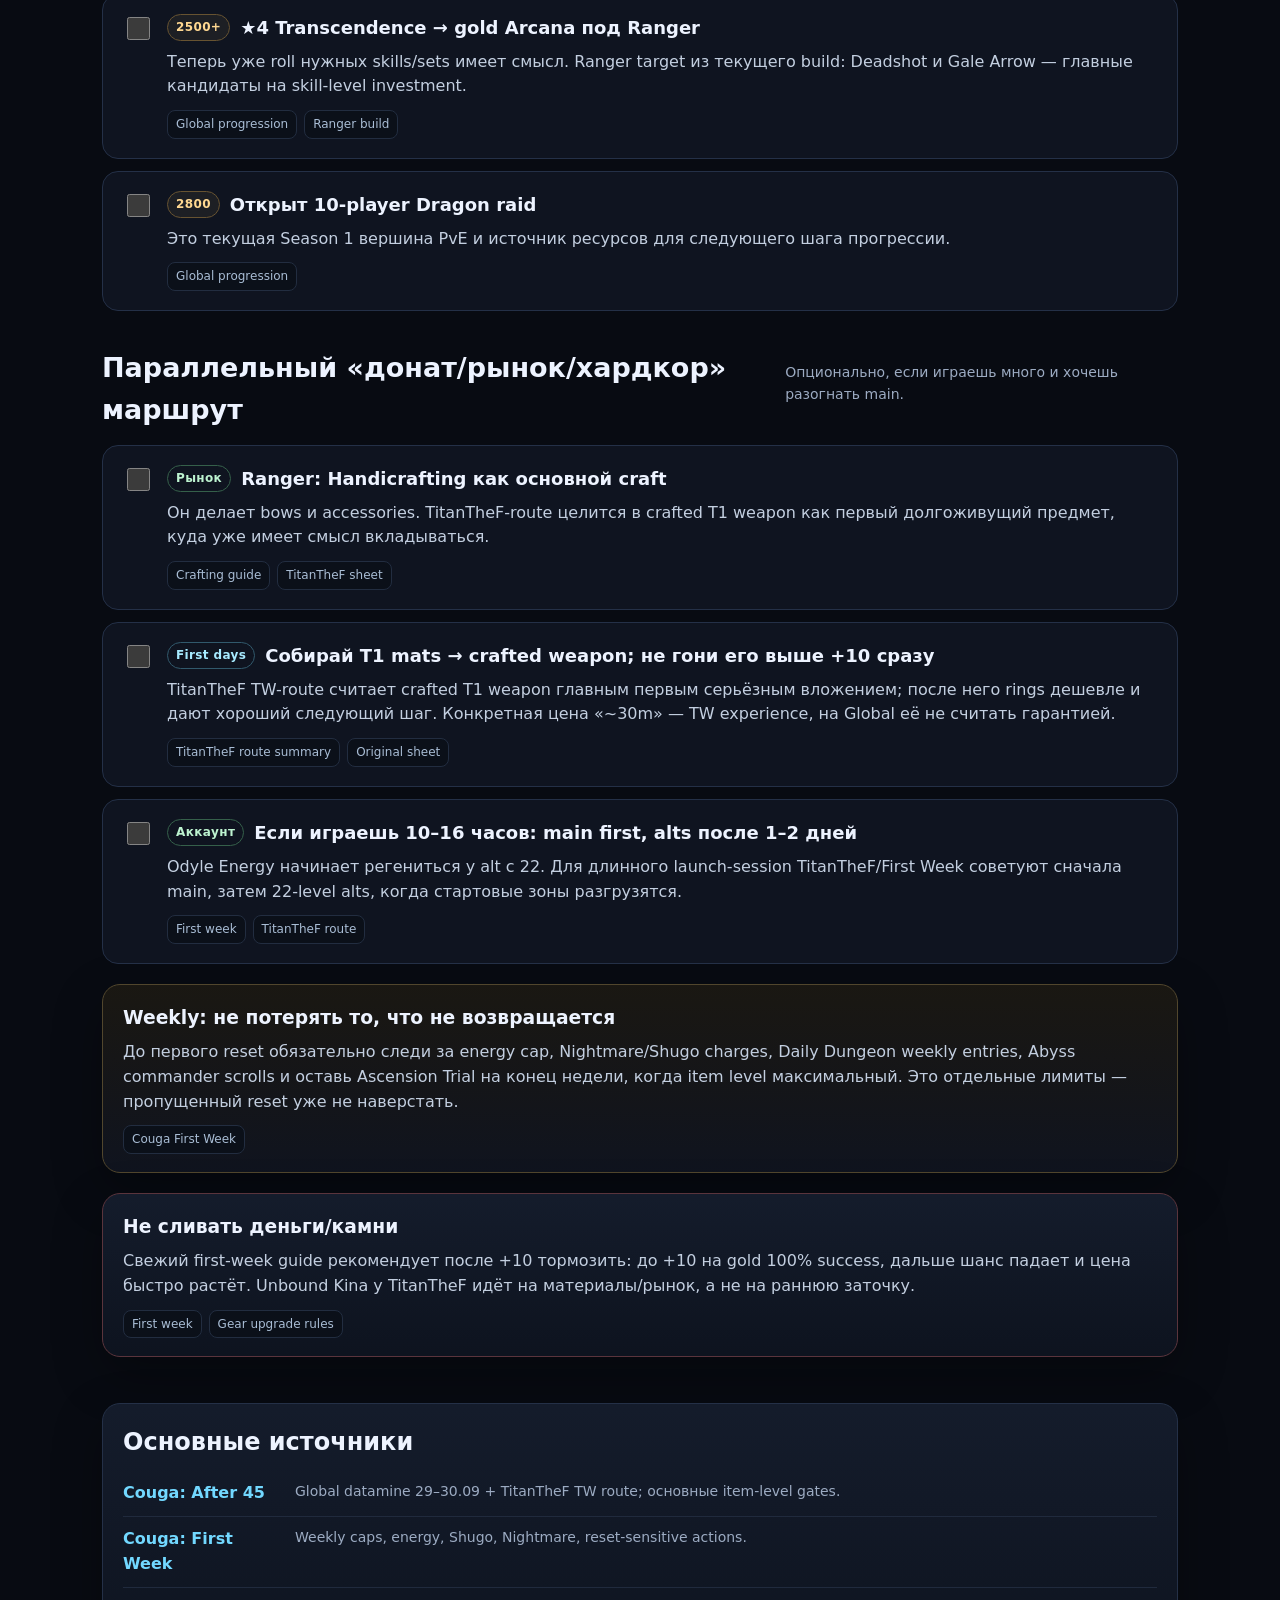
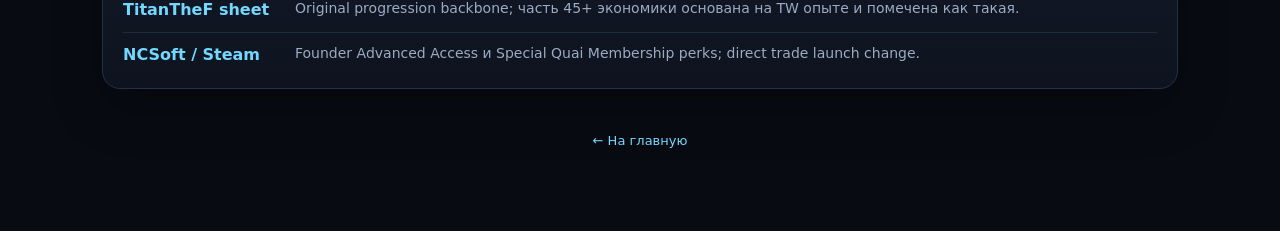
<file: ranger-guide-site/45-plus.html>
<!doctype html><html lang="ru"><head><meta charset="utf-8"><meta name="viewport" content="width=device-width,initial-scale=1"><title>Ranger 45+ — AION 2 Global</title><link rel="stylesheet" href="styles.css"></head>
<body data-page="45-plus"><div class="topbar"><div class="topbar-inner"><div class="brand"><a href="index.html">AION 2 · <b>RANGER FAST TRACK</b></a></div><nav class="nav"><a href="1-20.html">1–20</a><a href="20-45.html">20–45</a><a class="active" href="45-plus.html">45+</a></nav></div></div>
<main class="shell"><section class="hero"><div><div class="eyebrow">Фаза 3</div><h1>45+: теперь считаем ворота</h1><p class="lead">После капа не делаем «всё подряд». Каждый шаг должен либо дать Skill/Daevanion power, либо открыть следующий item-level threshold: 1400 → 1900 → 2100 → 2500 → 2800.</p></div><aside class="status-card"><strong>Важно</strong><p>Это pre-launch Global route из datamine 29–30.09 + TitanTheF TW experience. Цифры нужно перепроверить на live, если NC что-то поменяет в день запуска.</p></aside></section>
<div class="progress-wrap"><div class="progress"><span data-progress-bar></span></div><div class="progress-label" data-progress-label></div></div><div class="toolbar"><button class="btn primary" data-next>К следующему незакрытому</button><button class="btn danger" data-reset>Сбросить страницу</button></div>
<div class="route"><div><b>~1279</b>после сюжета/карты</div><div><b>1400</b>Draupnir gate</div><div><b>1900</b>Vakron set</div><div><b>2100 → 2500</b>Arcana → Dog</div><div><b>2800</b>Dragon raid</div></div>
<div class="section-title"><h2>Сразу после 45</h2><p>Сначала одноразовые гарантированные power gains.</p></div><div class="task-list">
<article class="task"><input class="check" type="checkbox" data-task="finish-msq"><div><div class="task-head"><span class="tag level">45</span><h3>Заверши MSQ, забери gold weapon, Ascension Bracelet и Ultimate Daeva Wings</h3></div><p>Новый Global progression ставит завершение истории первым действием после капа именно из-за гарантированного гира.</p><div class="sources"><a class="src" href="https://couga54.github.io/aion2-guides/en/progression/" target="_blank" rel="noopener noreferrer">Global progression</a></div></div></article>
<article class="task"><input class="check" type="checkbox" data-task="regional"><div><div class="task-head"><span class="tag power">Гарантировано</span><h3>Regional quests → синяя бижутерия + PvE runes</h3></div><p>Journal → Regional: два rings, два earrings, necklace и две PvE runes; плюс titles/Theostone chests.</p><div class="sources"><a class="src" href="https://couga54.github.io/aion2-guides/en/progression/" target="_blank" rel="noopener noreferrer">Global progression</a></div></div></article>
<article class="task"><input class="check" type="checkbox" data-task="own-map"><div><div class="task-head"><span class="tag power">Своя карта</span><h3>Закрой свои ? и strongholds</h3></div><p>По pre-launch datamine: own-map sealed dungeon даёт 2 Daevanion Crystals + 2 Skill Points; stronghold — 2 Noble Belt Enhance Scrolls. Это теперь важнее enemy-map sweep.</p><div class="sources"><a class="src" href="https://couga54.github.io/aion2-guides/en/progression/" target="_blank" rel="noopener noreferrer">Global datamine</a></div></div></article>
<article class="task"><input class="check" type="checkbox" data-task="feathers-last"><div><div class="task-head"><span class="tag warn">Последними</span><h3>Feathers / Monolith — только после приоритетных наград</h3></div><p>Global-версия убрала feathers из обязательного leveling SP-loop. Собрать их всё ещё нужно ради Monolith/stats/title, но свежий guide ставит их в конец.</p><div class="sources"><a class="src" href="https://couga54.github.io/aion2-guides/en/progression/" target="_blank" rel="noopener noreferrer">Global progression</a><a class="src" href="https://note.com/jkun_web/n/nd9a113e17735?hl=en" target="_blank" rel="noopener noreferrer">LST changes</a></div></div></article>
<article class="task"><input class="check" type="checkbox" data-task="shugo45"><div><div class="task-head"><span class="tag power">Каждый Shugo</span><h3>Shugo Festival только на 45 — брать full reward set</h3></div><p>На 45 открываются полные награды, включая gold gear/craft materials; Global также добавил Stigma Shard. Shugo currency приоритетно уходит в Daevanion Crystals.</p><div class="sources"><a class="src" href="https://couga54.github.io/aion2-guides/en/week-1/" target="_blank" rel="noopener noreferrer">First week</a><a class="src" href="https://couga54.github.io/aion2-guides/en/progression/" target="_blank" rel="noopener noreferrer">Progression</a></div></div></article>
<article class="task"><input class="check" type="checkbox" data-task="nightmare"><div><div class="task-head"><span class="tag power">С 45</span><h3>Начни тратить Nightmare charges</h3></div><p>Charges начинают накапливаться с 45. Entry тратится только на kill, поэтому сложного босса можно оставить и вернуться сильнее. Первыми закрывай доступные difficulty tiers, не бейся в стену.</p><div class="sources"><a class="src" href="https://couga54.github.io/aion2-guides/en/progression/" target="_blank" rel="noopener noreferrer">Global progression</a></div></div></article>
</div>
<div class="section-title"><h2>До 1400</h2><p>Закрыть ~121 item level без хаотичной траты ресурсов.</p></div><div class="task-list">
<article class="task"><input class="check" type="checkbox" data-task="draupnir"><div><div class="task-head"><span class="tag pay">Premium ускоряет</span><h3>Conquest: Draupnir до гаранта</h3></div><p>Цель — две gold pieces из дропа + третья из guarantee. Guide указывает 14 chest openings, <b>7 с premium</b>, по 40 Odyle Energy за chest.</p><div class="decision"><b>Если после этого не хватает:</b> 3 runs Exploration: Draupnir дают ещё одну guaranteed gold piece — бери слот, которого нет.</div><div class="sources"><a class="src" href="https://couga54.github.io/aion2-guides/en/progression/" target="_blank" rel="noopener noreferrer">Global progression</a><a class="src" href="https://steamcommunity.com/app/3393110/allnews/" target="_blank" rel="noopener noreferrer">Official Membership perks</a></div></div></article>
<article class="task"><input class="check" type="checkbox" data-task="enhance1400"><div><div class="task-head"><span class="tag power">Gear check</span><h3>Точись ровно под 1400, не выше</h3></div><p>Datamine-route: gold weapon + bracelets → +10; gold Draupnir armor → +10; blue armor/jewelry → +5; belt/amulet → +3; green Theostone в weapon. В таком наборе guide получает ровно ~1400.</p><div class="decision"><b>Если уже 1400:</b> стоп. Не превращай дешёвый gate в переточку проходного гира.</div><div class="sources"><a class="src" href="https://couga54.github.io/aion2-guides/en/progression/" target="_blank" rel="noopener noreferrer">Global progression</a></div></div></article>
</div>
<div class="section-title"><h2>1400 → 1900</h2><p>Основной T2 farm.</p></div><div class="task-list">
<article class="task"><input class="check" type="checkbox" data-task="vakron"><div><div class="task-head"><span class="tag level">1400+</span><h3>Farm Vakron Sky Island, пока почти не соберёшь armor set</h3></div><p>Weapon/accessories лучше крафтить позже, поэтому Urugugu в этом маршруте можно отложить. Vakron Guard особенно ценен; early alternative практически нет.</p><div class="decision"><b>Guard не падает:</b> каждый 21-й chest даёт Gear Change Voucher; два voucher + 1.5m Kina → guard через Substance Morph.</div><div class="sources"><a class="src" href="https://couga54.github.io/aion2-guides/en/progression/" target="_blank" rel="noopener noreferrer">Global progression</a></div></div></article>
<article class="task"><input class="check" type="checkbox" data-task="vakron10"><div><div class="task-head"><span class="tag power">~1900</span><h3>Vakron set → +10, добей Daevanion/Manastones только если не хватает</h3></div><p>Правильно собранный набор должен приблизить к 1900. Если чуть ниже — сначала manastones или один clear каждого boss в ★1 Transcendence ради grey arcana.</p><div class="sources"><a class="src" href="https://couga54.github.io/aion2-guides/en/progression/" target="_blank" rel="noopener noreferrer">Global progression</a></div></div></article>
</div>
<div class="section-title"><h2>1900 → 2100 → 2500 → 2800</h2><p>Здесь маршрут почти линейный.</p></div><div class="task-list">
<article class="task"><input class="check" type="checkbox" data-task="trans2"><div><div class="task-head"><span class="tag level">~1900</span><h3>★2 Transcendence → два green Arcana slot</h3></div><p>Добудь Bell of Vigor + Mirror of Magic (ilvl 40), оставшиеся слоты временно закрой grey Arcana. На этом этапе bonuses вторичны — нужен item level.</p><div class="sources"><a class="src" href="https://couga54.github.io/aion2-guides/en/progression/" target="_blank" rel="noopener noreferrer">Global progression</a></div></div></article>
<article class="task"><input class="check" type="checkbox" data-task="dog"><div><div class="task-head"><span class="tag level">2100</span><h3>Сразу Ferocious Horn Den («Собака») → почти полный armor set</h3></div><p>Не задерживайся в промежуточном гринде. Переноси Vakron enhancement в новые pieces через Gear Transfer.</p><div class="sources"><a class="src" href="https://couga54.github.io/aion2-guides/en/progression/" target="_blank" rel="noopener noreferrer">Global progression</a></div></div></article>
<article class="task"><input class="check" type="checkbox" data-task="arcana4"><div><div class="task-head"><span class="tag level">2500+</span><h3>★4 Transcendence → gold Arcana под Ranger</h3></div><p>Теперь уже roll нужных skills/sets имеет смысл. Ranger target из текущего build: Deadshot и Gale Arrow — главные кандидаты на skill-level investment.</p><div class="sources"><a class="src" href="https://couga54.github.io/aion2-guides/en/progression/" target="_blank" rel="noopener noreferrer">Global progression</a><a class="src" href="https://couga54.github.io/aion2-guides/en/ranger/" target="_blank" rel="noopener noreferrer">Ranger build</a></div></div></article>
<article class="task"><input class="check" type="checkbox" data-task="raid2800"><div><div class="task-head"><span class="tag level">2800</span><h3>Открыт 10-player Dragon raid</h3></div><p>Это текущая Season 1 вершина PvE и источник ресурсов для следующего шага прогрессии.</p><div class="sources"><a class="src" href="https://couga54.github.io/aion2-guides/en/progression/" target="_blank" rel="noopener noreferrer">Global progression</a></div></div></article>
</div>
<div class="section-title"><h2>Параллельный «донат/рынок/хардкор» маршрут</h2><p>Опционально, если играешь много и хочешь разогнать main.</p></div><div class="task-list">
<article class="task"><input class="check" type="checkbox" data-task="craft-prof"><div><div class="task-head"><span class="tag pay">Рынок</span><h3>Ranger: Handicrafting как основной craft</h3></div><p>Он делает bows и accessories. TitanTheF-route целится в crafted T1 weapon как первый долгоживущий предмет, куда уже имеет смысл вкладываться.</p><div class="sources"><a class="src" href="https://couga54.github.io/aion2-guides/en/crafting/" target="_blank" rel="noopener noreferrer">Crafting guide</a><a class="src" href="https://docs.google.com/spreadsheets/d/e/2PACX-1vQ0C3iKFteGvIbgqNDnQq7bmwIaU23DvjbPa0HPSVAdOOiCeBkEq69Cn8jVMJhToJcztCRylYeTYfOk/pubhtml#gid=1995008018" target="_blank" rel="noopener noreferrer">TitanTheF sheet</a></div></div></article>
<article class="task"><input class="check" type="checkbox" data-task="crafted-weapon"><div><div class="task-head"><span class="tag power">First days</span><h3>Собирай T1 mats → crafted weapon; не гони его выше +10 сразу</h3></div><p>TitanTheF TW-route считает crafted T1 weapon главным первым серьёзным вложением; после него rings дешевле и дают хороший следующий шаг. Конкретная цена «~30m» — TW experience, на Global её не считать гарантией.</p><div class="sources"><a class="src" href="https://couga54.github.io/aion2-guides/en/progression/" target="_blank" rel="noopener noreferrer">TitanTheF route summary</a><a class="src" href="https://docs.google.com/spreadsheets/d/e/2PACX-1vQ0C3iKFteGvIbgqNDnQq7bmwIaU23DvjbPa0HPSVAdOOiCeBkEq69Cn8jVMJhToJcztCRylYeTYfOk/pubhtml#gid=1995008018" target="_blank" rel="noopener noreferrer">Original sheet</a></div></div></article>
<article class="task"><input class="check" type="checkbox" data-task="alts"><div><div class="task-head"><span class="tag pay">Аккаунт</span><h3>Если играешь 10–16 часов: main first, alts после 1–2 дней</h3></div><p>Odyle Energy начинает регениться у alt с 22. Для длинного launch-session TitanTheF/First Week советуют сначала main, затем 22-level alts, когда стартовые зоны разгрузятся.</p><div class="sources"><a class="src" href="https://couga54.github.io/aion2-guides/en/week-1/" target="_blank" rel="noopener noreferrer">First week</a><a class="src" href="https://couga54.github.io/aion2-guides/en/progression/" target="_blank" rel="noopener noreferrer">TitanTheF route</a></div></div></article>
</div>
<div class="callout gold"><h3>Weekly: не потерять то, что не возвращается</h3><p>До первого reset обязательно следи за energy cap, Nightmare/Shugo charges, Daily Dungeon weekly entries, Abyss commander scrolls и оставь Ascension Trial на конец недели, когда item level максимальный. Это отдельные лимиты — пропущенный reset уже не наверстать.</p><div class="sources"><a class="src" href="https://couga54.github.io/aion2-guides/en/week-1/" target="_blank" rel="noopener noreferrer">Couga First Week</a></div></div>
<div class="callout red"><h3>Не сливать деньги/камни</h3><p>Свежий first-week guide рекомендует после +10 тормозить: до +10 на gold 100% success, дальше шанс падает и цена быстро растёт. Unbound Kina у TitanTheF идёт на материалы/рынок, а не на раннюю заточку.</p><div class="sources"><a class="src" href="https://couga54.github.io/aion2-guides/en/week-1/" target="_blank" rel="noopener noreferrer">First week</a><a class="src" href="https://couga54.github.io/aion2-guides/en/progression/" target="_blank" rel="noopener noreferrer">Gear upgrade rules</a></div></div>
<section class="source-box"><h2>Основные источники</h2><div class="source-list"><div class="source-row"><b><a href="https://couga54.github.io/aion2-guides/en/progression/" target="_blank" rel="noopener noreferrer">Couga: After 45</a></b><span>Global datamine 29–30.09 + TitanTheF TW route; основные item-level gates.</span></div><div class="source-row"><b><a href="https://couga54.github.io/aion2-guides/en/week-1/" target="_blank" rel="noopener noreferrer">Couga: First Week</a></b><span>Weekly caps, energy, Shugo, Nightmare, reset-sensitive actions.</span></div><div class="source-row"><b><a href="https://docs.google.com/spreadsheets/d/e/2PACX-1vQ0C3iKFteGvIbgqNDnQq7bmwIaU23DvjbPa0HPSVAdOOiCeBkEq69Cn8jVMJhToJcztCRylYeTYfOk/pubhtml#gid=1995008018" target="_blank" rel="noopener noreferrer">TitanTheF sheet</a></b><span>Original progression backbone; часть 45+ экономики основана на TW опыте и помечена как такая.</span></div><div class="source-row"><b><a href="https://steamcommunity.com/app/3393110/allnews/" target="_blank" rel="noopener noreferrer">NCSoft / Steam</a></b><span>Founder Advanced Access и Special Quai Membership perks; direct trade launch change.</span></div></div></section>
<div class="footer"><a href="index.html">← На главную</a></div></main><script src="app.js"></script></body></html>
</file>
<file: ranger-guide-site/styles.css>
:root{
  color-scheme: dark;
  --bg:#080b12;
  --panel:#101622;
  --panel2:#151d2c;
  --text:#edf3ff;
  --muted:#9cabc2;
  --line:#243047;
  --gold:#f2c66d;
  --cyan:#72d8ff;
  --green:#78e0a8;
  --danger:#ff8d8d;
  --shadow:0 18px 50px rgba(0,0,0,.28);
  --radius:18px;
  font-family: Inter, ui-sans-serif, system-ui, -apple-system, BlinkMacSystemFont, "Segoe UI", sans-serif;
}
*{box-sizing:border-box}
html{scroll-behavior:smooth}
body{margin:0;background:
  radial-gradient(900px 500px at 80% -10%,rgba(114,216,255,.11),transparent 55%),
  radial-gradient(700px 500px at 0% 25%,rgba(242,198,109,.08),transparent 55%),
  var(--bg);color:var(--text);line-height:1.55}
a{color:var(--cyan);text-decoration:none}a:hover{text-decoration:underline}
.shell{max-width:1120px;margin:0 auto;padding:0 22px 80px}
.topbar{position:sticky;top:0;z-index:20;background:rgba(8,11,18,.86);backdrop-filter:blur(14px);border-bottom:1px solid rgba(255,255,255,.06)}
.topbar-inner{max-width:1120px;margin:0 auto;padding:12px 22px;display:flex;align-items:center;gap:16px;justify-content:space-between}
.brand{font-weight:850;letter-spacing:.02em;white-space:nowrap}.brand b{color:var(--gold)}
.nav{display:flex;gap:7px;flex-wrap:wrap;justify-content:flex-end}.nav a{padding:8px 11px;border-radius:999px;color:var(--muted);border:1px solid transparent;font-size:14px}.nav a.active,.nav a:hover{color:var(--text);border-color:var(--line);background:var(--panel)}
.hero{padding:58px 0 28px;display:grid;grid-template-columns:1.5fr .8fr;gap:24px;align-items:end}
.eyebrow{font-size:13px;font-weight:800;letter-spacing:.16em;text-transform:uppercase;color:var(--cyan)}
h1{font-size:clamp(38px,6vw,72px);line-height:.98;margin:10px 0 18px;letter-spacing:-.045em;max-width:820px}
.lead{font-size:19px;color:#c6d2e4;max-width:800px;margin:0}
.status-card,.summary-card,.callout,.source-box{background:linear-gradient(180deg,rgba(21,29,44,.96),rgba(14,20,31,.96));border:1px solid var(--line);border-radius:var(--radius);box-shadow:var(--shadow)}
.status-card{padding:18px}.status-card strong{display:block;font-size:13px;color:var(--gold);text-transform:uppercase;letter-spacing:.12em;margin-bottom:8px}.status-card p{margin:0;color:var(--muted);font-size:14px}
.summary-grid{display:grid;grid-template-columns:repeat(3,1fr);gap:14px;margin:18px 0 30px}.summary-card{padding:18px}.summary-card small{color:var(--muted)}.summary-card b{display:block;font-size:25px;margin-top:4px}
.progress-wrap{display:flex;gap:12px;align-items:center;margin:12px 0 32px}.progress{height:9px;flex:1;background:#151c29;border-radius:999px;overflow:hidden;border:1px solid #263149}.progress>span{height:100%;display:block;width:0;background:linear-gradient(90deg,var(--cyan),var(--green));transition:width .25s ease}.progress-label{font-variant-numeric:tabular-nums;color:var(--muted);font-size:14px;min-width:74px;text-align:right}
.toolbar{display:flex;gap:10px;flex-wrap:wrap;margin:0 0 24px}.btn{appearance:none;border:1px solid var(--line);background:var(--panel);color:var(--text);padding:10px 14px;border-radius:12px;font-weight:750;cursor:pointer}.btn:hover{background:var(--panel2)}.btn.primary{border-color:#35657a;background:#102b37}.btn.danger{color:#ffc7c7}
.section-title{display:flex;align-items:baseline;justify-content:space-between;gap:16px;margin:36px 0 14px}.section-title h2{font-size:27px;margin:0}.section-title p{margin:0;color:var(--muted);font-size:14px}
.task-list{display:grid;gap:12px}.task{position:relative;display:grid;grid-template-columns:auto 1fr;gap:14px;padding:19px 20px;background:rgba(16,22,34,.9);border:1px solid var(--line);border-radius:16px;transition:.18s ease}.task:hover{transform:translateY(-1px);border-color:#34445f}.task.next{border-color:#4e7891;box-shadow:0 0 0 1px rgba(114,216,255,.12) inset}.task.done{opacity:.62}.task.done h3{text-decoration:line-through;text-decoration-thickness:1px}
.check{margin-top:3px;width:23px;height:23px;accent-color:#55c68b;cursor:pointer}
.task-head{display:flex;gap:10px;align-items:center;flex-wrap:wrap}.task h3{margin:0;font-size:18px}.task p{margin:8px 0 0;color:#c3cfe0}.tag{display:inline-flex;padding:3px 8px;border-radius:999px;font-size:12px;font-weight:850;letter-spacing:.03em;border:1px solid #354159;color:#b7c4d8}.tag.level{color:#ffd891;border-color:#675331;background:rgba(242,198,109,.06)}.tag.power{color:#a7eaff;border-color:#31596c}.tag.warn{color:#ffb8b8;border-color:#613d46}.tag.pay{color:#bdf3d0;border-color:#35604a}
.decision{margin-top:12px;padding:10px 12px;background:#0a111c;border-left:3px solid var(--cyan);border-radius:8px;color:#c8d7e7;font-size:14px}.decision b{color:#eaf6ff}
.sources{margin-top:11px;display:flex;gap:7px;flex-wrap:wrap}.src{display:inline-flex;align-items:center;gap:5px;font-size:12px;padding:4px 8px;border-radius:8px;background:#0b1019;border:1px solid #222d40;color:#a9bdd5}.src:hover{color:#e7f5ff;text-decoration:none;border-color:#3b526c}
.callout{padding:18px 20px;margin:20px 0}.callout h3{margin:0 0 8px}.callout p{margin:4px 0;color:#c3cfe0}.callout.gold{border-color:#51462d;background:linear-gradient(180deg,rgba(37,31,18,.62),rgba(16,20,31,.96))}.callout.red{border-color:#5a343c}.callout.green{border-color:#315c47}
.route{display:grid;grid-template-columns:repeat(5,1fr);gap:8px;margin:14px 0 8px}.route div{padding:12px 10px;text-align:center;border:1px solid var(--line);border-radius:11px;background:#0e1420;font-size:13px}.route b{display:block;color:var(--gold);font-size:16px}.arrow{color:var(--muted)}
.source-box{padding:20px;margin-top:46px}.source-box h2{margin-top:0}.source-list{display:grid;gap:10px}.source-row{display:grid;grid-template-columns:160px 1fr;gap:12px;padding-top:10px;border-top:1px solid #202a3d}.source-row:first-child{border-top:0;padding-top:0}.source-row b{color:#e8eef8}.source-row span{color:var(--muted);font-size:14px}
.footer{margin-top:42px;color:#74849d;font-size:13px;text-align:center}
code{font-family:ui-monospace,SFMono-Regular,Menlo,monospace;background:#080d15;border:1px solid #222d40;border-radius:6px;padding:1px 5px}
@media(max-width:800px){.hero{grid-template-columns:1fr;padding-top:38px}.summary-grid{grid-template-columns:1fr}.topbar-inner{align-items:flex-start;flex-direction:column}.nav{justify-content:flex-start}.route{grid-template-columns:1fr}.source-row{grid-template-columns:1fr}.section-title{align-items:flex-start;flex-direction:column}.shell{padding-left:15px;padding-right:15px}.topbar-inner{padding-left:15px;padding-right:15px}}
</file>
